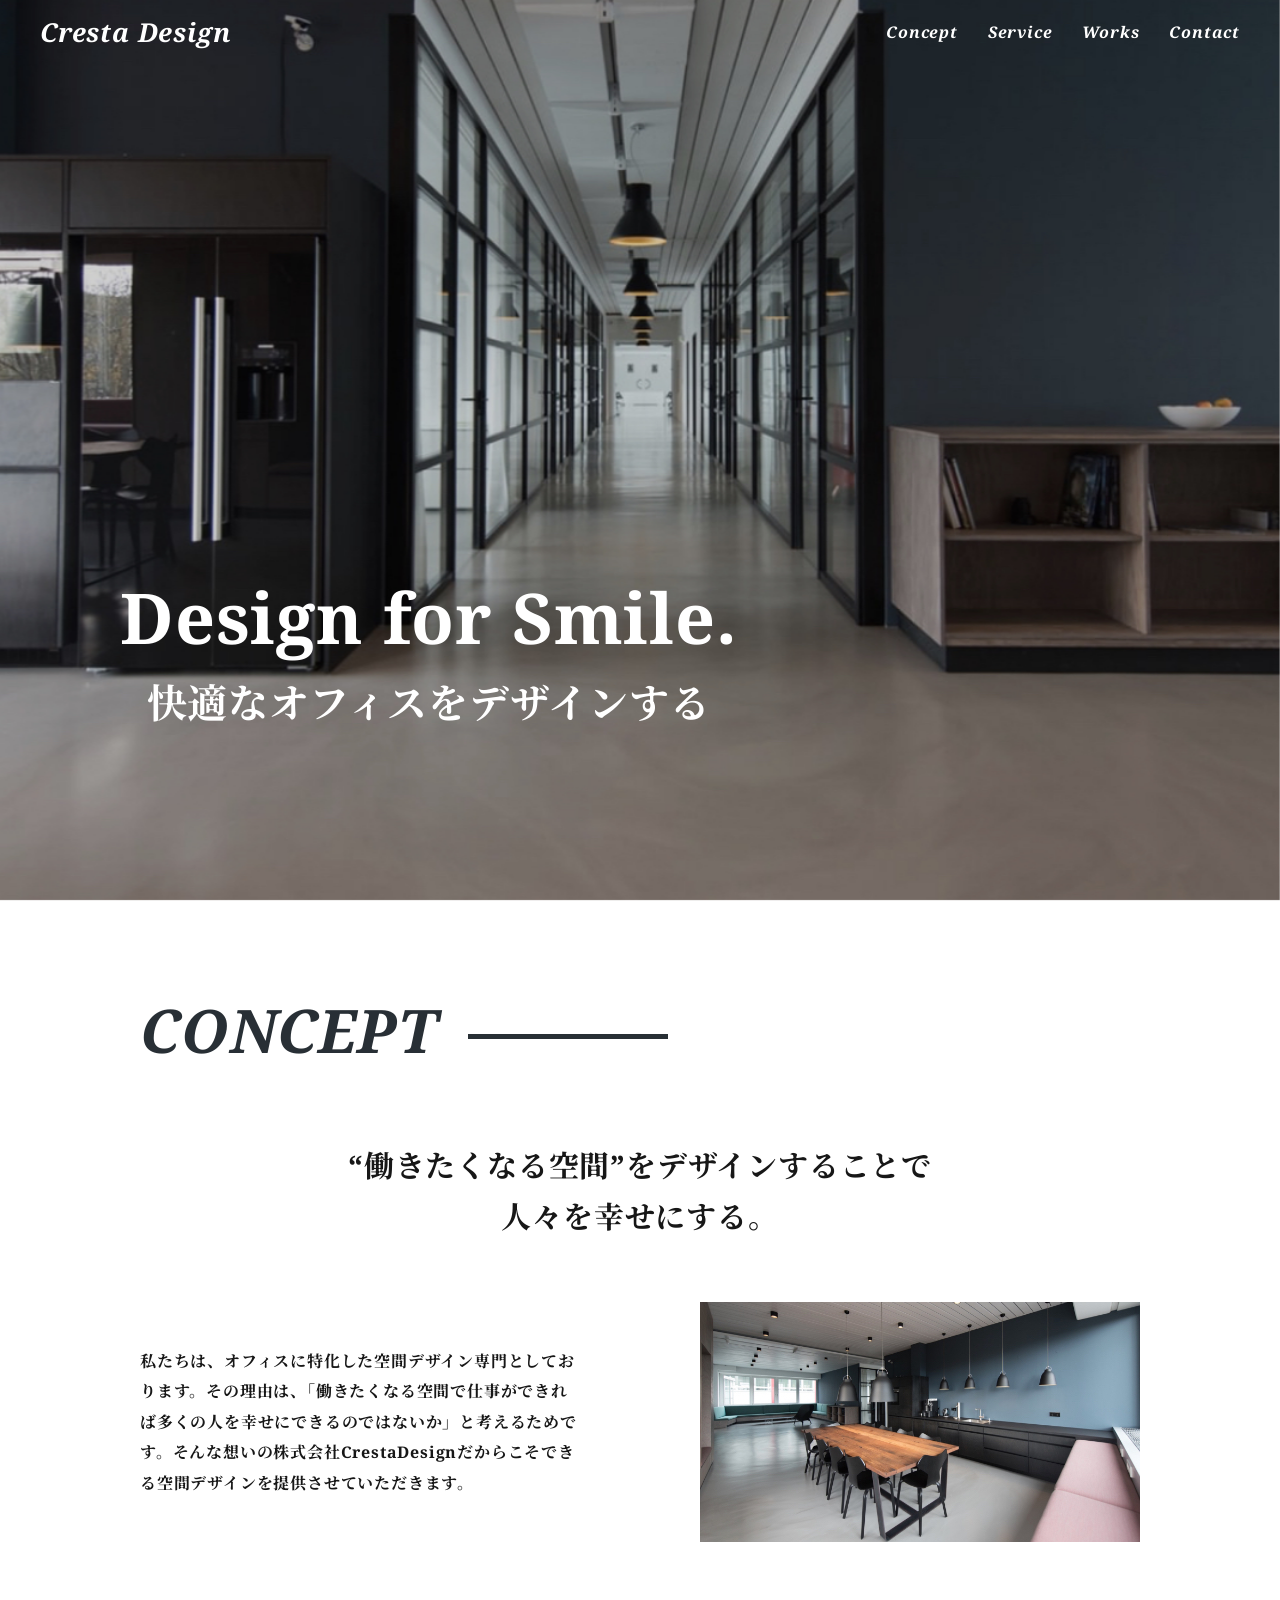
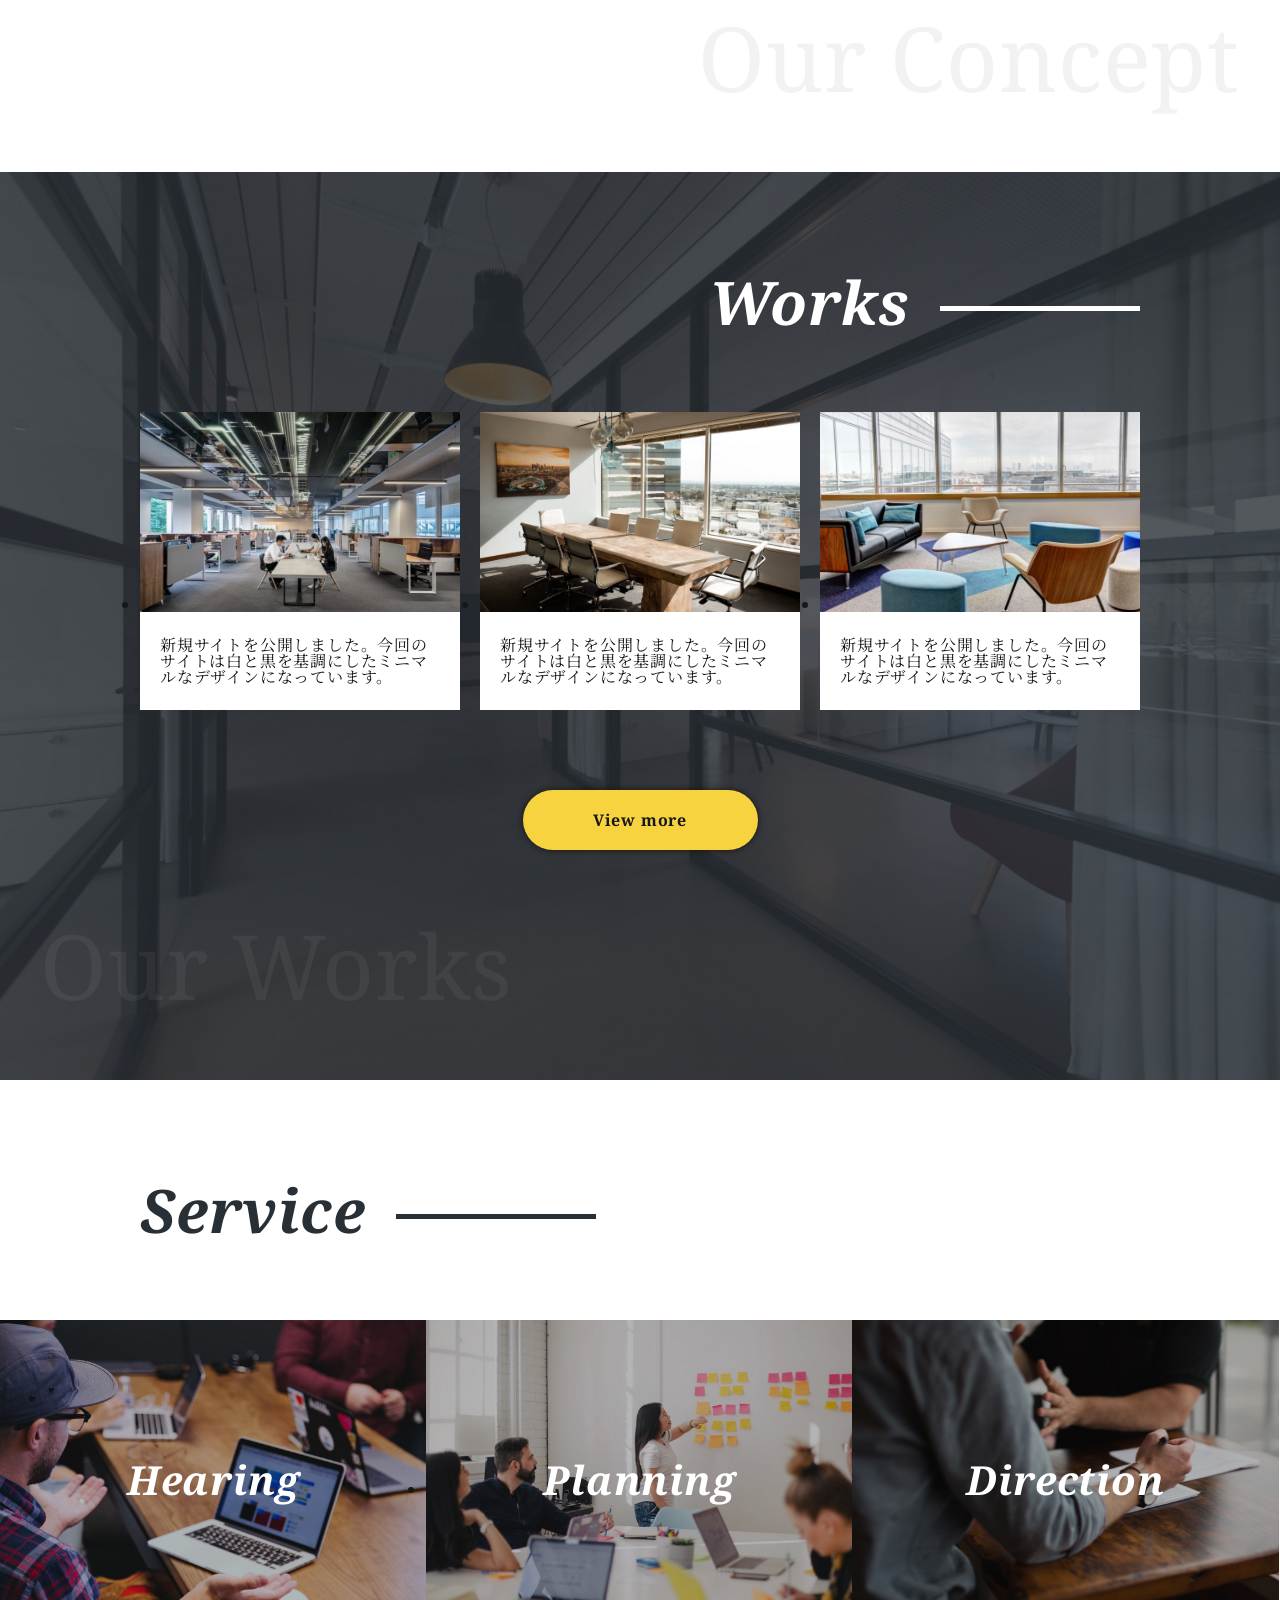
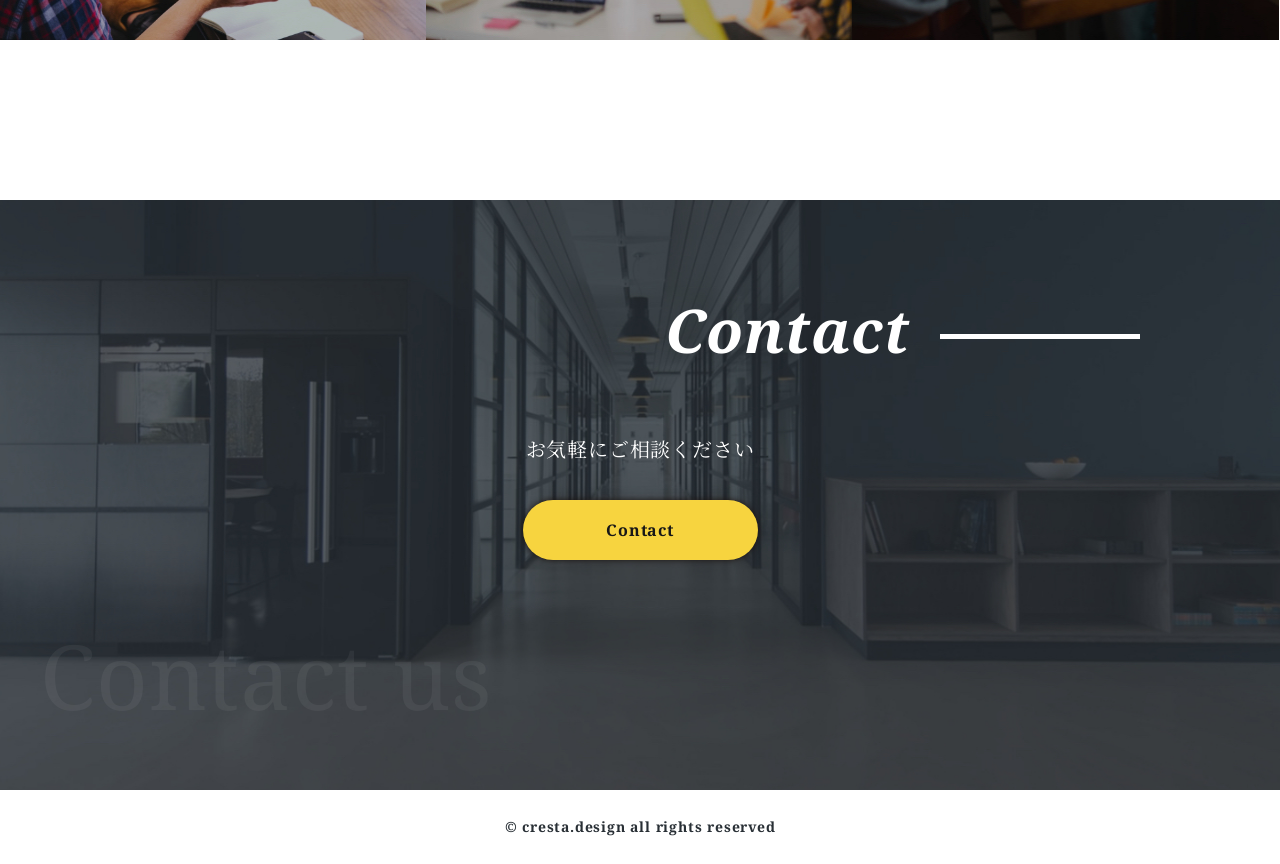
<file: index.html>
<!DOCTYPE html>
<html lang="ja">
<head>
    <meta charset="UTF-8">
    <meta name="viewport" content="width=device-width, initial-scale=1.0">
    <meta http-equiv="X-UA-Compatible" content="ie=edge">
    <title>Cresta Design ｜ 快適なオフィス空間をデザインする会社</title>
    <link rel="preconnect" href="https://fonts.googleapis.com">
    <link rel="preconnect" href="https://fonts.gstatic.com" crossorigin>
    <link href="https://fonts.googleapis.com/css2?family=Noto+Serif+JP:wght@200..900&family=Noto+Serif:ital,wght@0,100..900;1,100..900&display=swap" rel="stylesheet">
    <link rel="stylesheet" type ="text/css" href="./css/reset.css"> 
    <link rel="stylesheet" type ="text/css" href="./css/slick.css"/>
    <link rel="stylesheet" href ="./css/style.css"><!--リセットCSS→CSS --> 
</head>
<body>
       <!--header -->  
<header class="header">
    <div class="header-inner">
        <h1 class="site-title"><a href="./index.html">Cresta Design</a></h1>     
        <nav class="header-nav">
            <ul class="nav-list">
                <li class="nav-item"><a href="#!">Concept</a></li>
                <li class="nav-item"><a href="#!">Service</a></li>
                <li class="nav-item"><a href="#!">Works</a></li>
                <li class="nav-item"><a href="contact/index.html">Contact</a></li>
            </ul>
        </nav>
        <button class="burger-btn" aria-label="メニューを開く">
            <span class="bar bar_top"></span>
            <span class="bar bar_mid"></span>
            <span class="bar bar_bottom"></span>
        </button>
    </div> 
</header>
<!--//header -->  

<!--main -->  
<main>
    <!--fv(first view) --> 
        <div class="fv">
            <ul class="slider">
                <li><img src="./img/fv-bgi_01@2x.jpg" alt=""></li>
                <li><img src="./img/fv-bgi_02@2x.jpg" alt=""></li>
                <li><img src="./img/fv-bgi_03@2x.jpg" alt=""></li>
            </ul>
            <div class="main-copy">
                <p class="en-copy">Design for Smile.</p>
                <p class="jp-copy">快適なオフィスを<br class="sp-br">デザインする</p>
            </div>
        </div>
    <!--//fv(first view) --> 

    <!--conception --> 
    <section class="section-wrapper">
        <h2 class="section-title">CONCEPT</h2>
        <div class="section-inner">
            <p class="concept-lead">
                “働きたくなる空間”をデザインすることで<br c
                
                lass="pc-br">
                人々を幸せにする。
            </p>
            <div class="concept-content">
                <p class="concept-text">
                    私たちは、オフィスに特化した空間デザイン専門としております。その理由は、「働きたくなる空間で仕事ができれば多くの人を幸せにできるのではないか」と考えるためです。そんな想いの株式会社CrestaDesignだからこそできる空間デザインを提供させていただきます。
                </p>
                <div class="concept-img-wrapper">
                    <img src="./img/concept-image@2x.jpg" alt=""><!--img+tad --> 
                </div>
            </div>
        </div>
        <div class="section-bottom text-right">Our Concept</div>
    </section>
<!--//conception --> 

     <!--works --> 
        <section class="section-wrapper bg-works">
            <h2 class="section-title text-right text-white">Works</h2>
            <ul class="works-list">
                <li class="works-item"><!--(li>a((div>img)+p)) --> 
                     <a href="#!">
                         <div class="works-list-img"><img src="./img/card-img01@2x.jpg" alt=""></div>
                        <p class="works-list-text">新規サイトを公開しました。今回のサイトは白と黒を基調にしたミニマルなデザインになっています。</p>
                     </a>
                </li>
                <li class="works-item">
                     <a href="#!">
                         <div class="works-list-img"><img src="./img/card-img02@2x.jpg" alt=""></div>
                         <p class="works-list-text">新規サイトを公開しました。今回のサイトは白と黒を基調にしたミニマルなデザインになっています。</p>
                     </a>
                </li>
                <li class="works-item">
                     <a href="#!">
                        <div class="works-list-img"><img src="./img/card-img03@2x.jpg" alt=""></div>
                        <p class="works-list-text">新規サイトを公開しました。今回のサイトは白と黒を基調にしたミニマルなデザインになっています。</p>
                     </a>
                </li>
            </ul>
            <a href="" class="link-btn">View more</a> 
            <div class="section-bottom text-white">Our Works</div> 
        </section>
    <!--//works --> 

    <!--servis --> 
    <section class="section-wrapper">
        <h2 class="section-title">Service</h2>
        <ul class="service-list">
            <li class="service-item service1"><a href="#!">Hearing</a></li>
            <li class="service-item service2"><a href="#!">Planning</a></li>
            <li class="service-item service3"><a href="#!">Direction</a></li>
        </ul><!--ul.service-list>(li.service-item>a)*3 --> 
        <div class="section-bottom text-right text-white">Our Service</div>
    </section>
    <!--//servis --> 
    <!--contact--> 
        <section class="section-wrapper bg-contact">
            <h2 class="section-title text-right text-white">Contact</h2>

                <p class="contact-text">お気軽にご相談ください</p>
                <a href="contact/index.html" class="link-btn">Contact</a>
            </div>
            <div class="section-bottom text-white">Contact us</div>
        </section>
    <!--//contact --> 
</main>
<!--//main -->  
<!-- footer-->
    <footer class="footer">
        <small>&copy; cresta.design all rights reserved</small>
    </footer>
<!-- //footer-->

<script src="https://ajax.googleapis.com/ajax/libs/jquery/3.7.1/jquery.min.js"></script>
<script type="text/javascript" src="./js/slick.js"></script>
<script src="./js/script.js"></script>
</body>
</html>
</file>
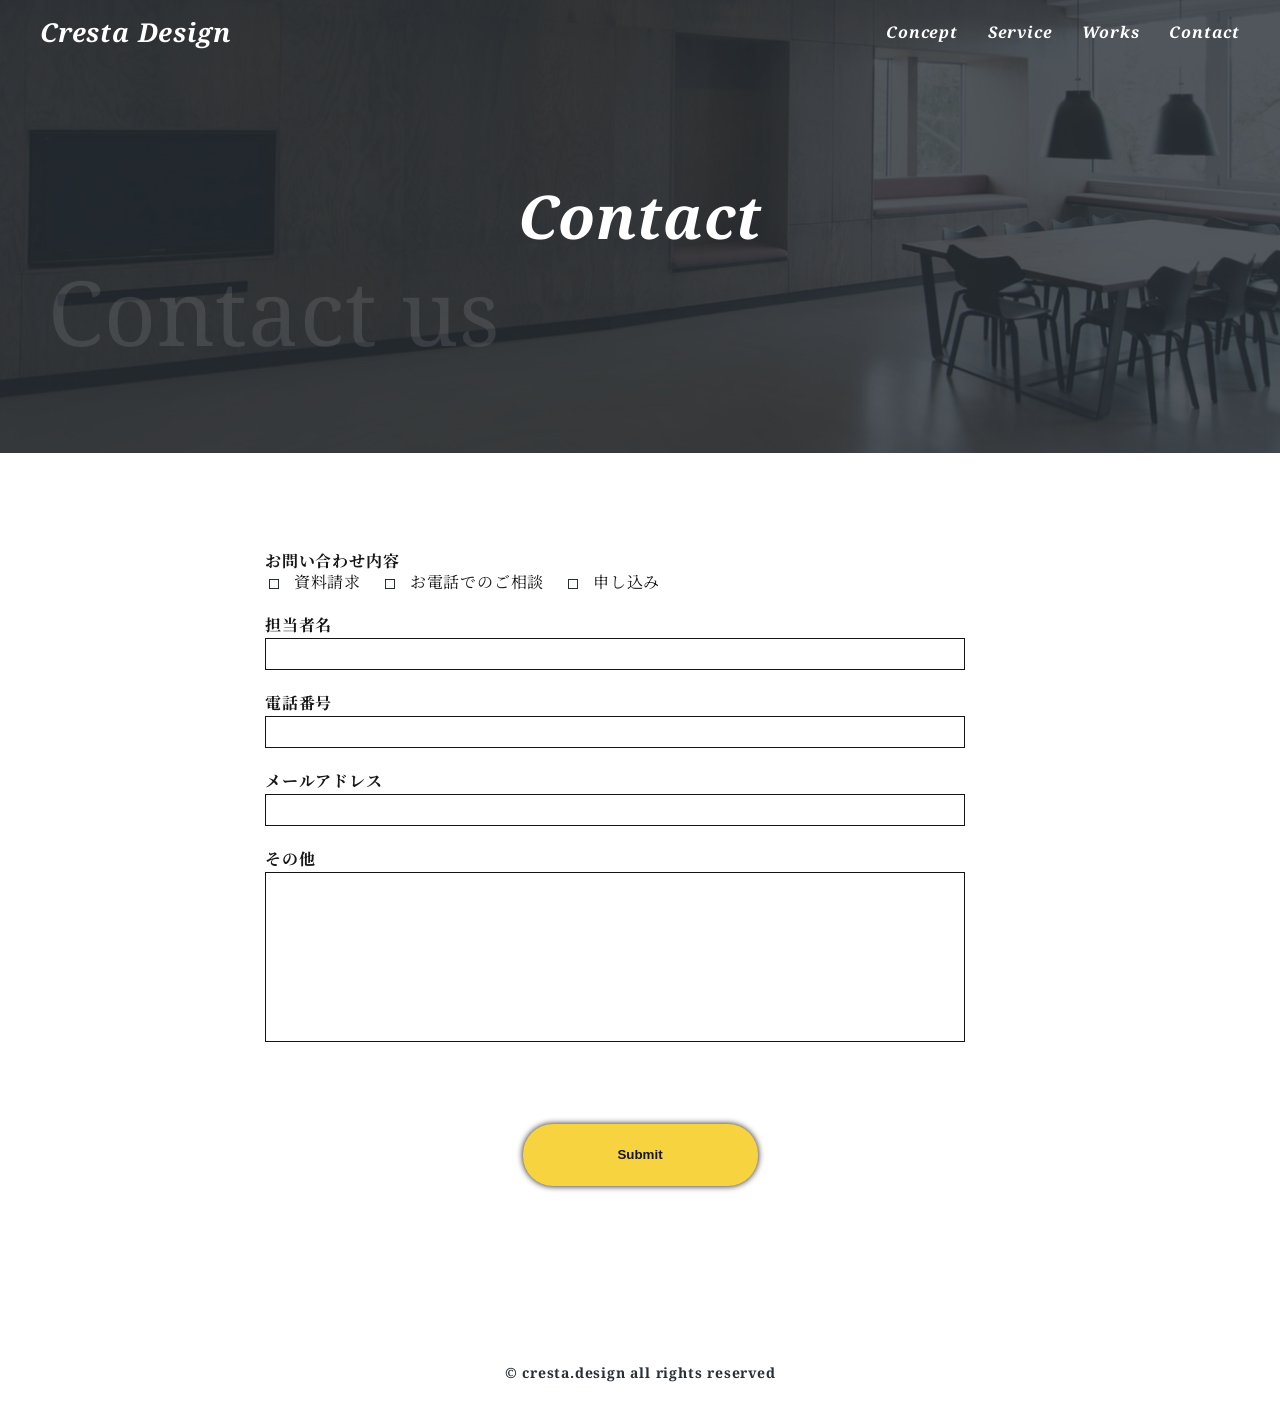
<file: contact/index.html>
<!DOCTYPE html>
<html lang="ja">
<head>
    <meta charset="UTF-8">
    <meta name="viewport" content="width=device-width, initial-scale=1.0">
    <meta http-equiv="X-UA-Compatible" content="ie=edge">
    <title>Cresta Design ｜ お問い合わせ</title>
    <link rel="preconnect" href="https://fonts.googleapis.com">
    <link rel="preconnect" href="https://fonts.gstatic.com" crossorigin>
    <link href="https://fonts.googleapis.com/css2?family=Noto+Serif+JP:wght@200..900&family=Noto+Serif:ital,wght@0,100..900;1,100..900&display=swap" rel="stylesheet">
    <link rel="stylesheet" type ="text/css" href="../css/reset.css"> 
    <link rel="stylesheet" type ="text/css" href="../css/slick.css"/>
    <link rel="stylesheet" href ="../css/contact.css"><!--リセットCSS→CSS --> 
</head>
<body>
       <!--header -->  
<header class="header">
    <div class="header-inner">
        <h1 class="site-title"><a href="../index.html">Cresta Design</a></h1>     
        <nav class="header-nav">

            <ul class="nav-list">
                <li class="nav-item"><a href="#!">Concept</a></li>
                <li class="nav-item"><a href="#!">Service</a></li>
                <li class="nav-item"><a href="#!">Works</a></li>
                <li class="nav-item"><a href="../index.html">Contact</a></li>
            </ul>
        </nav>
        <button class="burger-btn">
            <span class="bar bar_top"></span>
            <span class="bar bar_mid"></span>
            <span class="bar bar_bottom"></span>
        </button>
    </div> 
</header>
<!--//header -->  

<!--main -->  
<main>
    <!--page-title --> 
    <div class="page-title-wrapper">
        <h1 class="page-title">Contact</h1>
        <div class="page-title-bottom">Contact us</div>
    </div>
        <!--//page-title --> 

    <!--form -->
    <form action="" class="form-wrapper">
        <ul class="form-list">
            <li class="form-item">
                <label for="" class="form-label">お問い合わせ内容</label>
                <ul class="checkbox-list">
                    <li class="checkbox-item">
                        <input type="checkbox" class="checkbox" id="document">
                        <label for="document">資料請求</label>
                    </li>
                    <li class="checkbox-item">
                        <input type="checkbox" class="checkbox" id="phone">
                       <label for="phone">お電話でのご相談</label>
                    </li>
                    <li class="checkbox-item">
                        <input type="checkbox" class="checkbox" id="application">
                        <label for="application">申し込み</label>
                    </li>
                </ul>
                
                
            </li>
            <li class="form-item">
                <label for="" class="form-label">担当者名</label>
                <input type="text" class="input-text">
            </li>
            <li class="form-item">
                <label for="" class="form-label">電話番号</label>
                <input type="text" class="input-text">
            </li>
            <li class="form-item">
                <label for="" class="form-label">メールアドレス</label>
                <input type="text" class="input-text">
            </li>
            <li class="form-item">
                <label for="" class="form-label">その他</label>
                <textarea name="" id="" cols="30" rows="10"></textarea>
            </li>
        </ul>
        <input type="submit" value="Submit" class="submit-btn">
    </form>
    <!--//form -->

</main>
<!--//main -->  
<!-- footer-->
    <footer class="footer">
        <small>&copy; cresta.design all rights reserved</small>
    </footer>
<!-- //footer-->

<script src="https://ajax.googleapis.com/ajax/libs/jquery/3.7.1/jquery.min.js"></script>
<script type="text/javascript" src="../js/slick.js"></script>
<script src="../js/script.js"></script>
</body>
</html>
</file>
<file: css/style.css>
/*--------------------------*/
/*base
/*--------------------------*/
html{
    font-size:  62.5%;
}
body{
    font-size: 1.6rem;/*多いのが16ｐｘだから*/
    letter-spacing: .05em;/*文字間の隙間を指定するプロパティ*/
    font-family: 'Noto Serif', 'Noto Serif JP', serif;/*htmlの方にlink載せておく*/
    color: #171717;
}
img{/*レスポンシブの時はほとんど指定する*/
    width: 100%;
    vertical-align: bottom;
}

.section-wrapper{
    padding: 100px 0 70px;
}
.section-title{
    max-width: 1000px;
    color: #282F35;
    font-size: 6rem;
    font-style: italic;
    margin: 0 auto 80px;
    padding: 0 20px;/*横のpaddingをつけると画面が小さくなったときにいい感じに空く*/
}
.section-title::after{/*section titleの横の棒,section-titleの横にspanタグを作るような*/
    content: "";/*空にしておく*/
    display: inline-block;
    background-color: #282F35;
    width: 200px;
    height: 5px;
    margin-left: 30px;
    vertical-align: middle;/*横の高さを合わせる*/
}
.section-inner{
    max-width: 1000px;
    margin: 0 auto;
    padding: 0 50px;
}
.section-bottom{
    max-width: 1200px;
    margin: 0 auto;
    font-size: 9rem;
    opacity: .05;
}


.link-btn{
    display: block;
    width: 235px;
    line-height: 60px;
    margin: 0 auto 70px;
    background-color: #f7d43f;
    box-shadow: 0 0 6px #1b1310;
    border-radius: 30px;
    text-align: center;
    color: #171717;
    font-weight: bold;
    text-decoration: none;
    transition: .3s;
}
.link-btn:hover{
    opacity: .7;/*要素の不透明度*/
    transition: .3s;/*0.3秒かけて透明度が変わる*/
}

.text-right{
    text-align: right;
}
.text-white{
    color: #fff;
}
.section-title.text-white::after{
    background-color: #fff;
}

.sp-br{/*パソコン版で改行しないでほしい*/
    display: none;
}


/*---------------------------*/
/*header/**/
/*---------------------------*/
.header{
    padding: 19px 30px;
    position: absolute;
    top: 0;
    left: 0;
    z-index: 1;
    box-sizing: border-box;/*ここですでに上に来ている！*/
    width: 100%;
    transition: .3s;
}
.header-inner{
    display: flex;
    justify-content: space-between;
    align-items:center;
    max-width: 1200px;
    margin: 0 auto;
}
.header-inner a{
    color: #fff;
    text-decoration: none;
    transition: .3s;
    font-weight: bold;
    font-style: italic;
}
.header-inner a:hover{
    opacity: .7;/*要素の不透明度*/
    transition: .3s;/*0.3秒かけて透*/
}
.site-title{
    font-size: 2.6rem;
}
.nav-list{
    display: flex;
}
.nav-item{
    margin-right: 30px;
}
.nav-item:last-of-type{
    margin-right: 0;
}
.burger-btn{
    display: none;
}
.header.fixed{
    position: fixed;
    background-color: #282f35;
    padding: 30px;
    width: 100%;
    transition: .3s;
}



/*---------------------------*/
/*fitst view/**/
/*---------------------------*/
.fv{
    height: 100vh;
    min-height: 550px;
    position: relative; 
    background-size: cover;
    background-position: center;
}
.fv img{/*スリックで流れる画像の大きさについてブラウザの大きさ変えたときいい感じになる*/
    height: 100vh;
    min-height: 550px;
    object-fit: cover;
}
.main-copy{
    position: absolute;
    left: 120px;
    bottom: 177px;
    color: #fff;
    font-weight: bold;
}
.en-copy{
    font-size: 7rem;
    margin-bottom: 31px;
}
.jp-copy{
    font-size: 4rem;
    text-align: center;
}

.slick-arrow{/*ボタンを消す*/
    display: none !important;
}

/*---------------------------*/
/*fitst view/**/
/*---------------------------*/
.concept-lead{
    text-align: center;
    font-size: 3rem;
    margin-bottom: 60px;
    font-weight: bold;
    line-height: 1.7;
}
.concept-content{
    display: flex;
    justify-content: space-between;
    align-items: center;
    margin-bottom: 70px;
}
.concept-text{
    max-width: 440px;
    line-height: 1.9;
    font-weight: bold;
}
.concept-img-wrapper{
    max-width: 440px;
    margin-left: 20px;/*画像の横に空間が*/
}


/*---------------------------*/
/*works*/
/*---------------------------*/
.bg-works{
    background-image: url(../img/works-bgi@2x.jpg);
    background-size: cover;
    background-position: center;
}
.works-list{
    max-width: 1000px;
    margin: 0 auto 80px;
    padding: 0 50px;
    display: flex;
    justify-content: space-between;
}
.works-item{
    width: 32%;/*1000pxの中で320pxになる*/
    background-color: #fff;
}
.works-item a{
    color: #171717;
    text-decoration: none;
}
.works-list-text{
    padding: 25px 20px;
}

/*---------------------------*/
/*service*/
/*---------------------------*/
.service-list{
    display: flex;/*横並びになる*/
}
.service-item{
    width: 33.3%;/*画面のだいたい三分の一の幅に*/
}
.service-item.service1{
    background-image: url(../img/service-img01@2x.jpg);
}
.service-item.service2{
    background-image: url(../img/service-img02@2x.jpg);
}
.service-item.service3{
    background-image: url(../img/sevice-img03@2x.jpg);
}
.service-item a{/*写真だけに効果つけるでデザイン*/
    text-decoration: none;
    display: block;
    width: 100%;
    text-align: center;
    color: #fff;
    line-height: 320px;
    font-size: 4rem;
    font-weight: bold;
    font-style: italic;
    transition: .3s;
}
.service-item a:hover{
    background-color: rgba(40,47,53,.7);
    transition: .3s;
}

/*---------------------------*/
/*contact*/
/*---------------------------*/
.bg-contact{
    background-image: url(../img/contact-bgi@2x.jpg);
    background-size: cover;
    background-position: center;
}
.contact-text{
    text-align: center;
    color: #fff;
    font-size: 2rem;
    margin-bottom: 40px;
}

/*---------------------------*/
/*footer*/
/*---------------------------*/
.footer{
    padding: 30px 0;
    text-align: center;
    font-size: 1.4rem;
    font-weight: bold;
    color: #282f35;
}


@media screen and (max-width:768px){
/*---------------------------*/
/*base_sp*/
/*---------------------------*/
.section-wrapper{
    padding: 100px 0 40px;
}
.section-title{
    padding: 0 4vw;
    font-size: 3rem;
    margin-bottom: 50px;
}
.section-title::after{
    width: 90px;
}
.section-inner{
    padding: 0 4vw;/*4vw なんか比率がいい感じになる1：55*/
}
.section-bottom{
    font-size: 4rem;
    padding: 0 4vw;
}

.link-btn{
    margin-bottom: 40px;
}

/*---------------------------*/
/*header_sp*/
/*---------------------------*/
.header{
    padding: 30px 4vw 0;
}
.header-nav{
    display: none;
    position: fixed;
    top: 0;
    left: 0;
    width: 100%;
    height: 100vh;
    background-color: #282f35;
}
.nav-list{
    height: 100%;
    flex-direction: column;
    justify-content: center;
    align-items: center;
}
.nav-item{
    margin: 0 0 30px;
}
.nav-item:last-of-type{
    margin-bottom: 0;
}

.burger-btn{
    display: block;
    position: absolute;
    top: 30px;
    right: 4vw;
}
.burger-btn .bar{
    display: block;
    height: 3px;
    width: 30px;
    background-color: #fff;
    transition:  .3s;
}
.bar_top,
.bar_mid{
    margin-bottom: 8px;
}

.burger-btn.cross .bar_top{/*forハンバーガー*/
    transform: rotate(45deg) translate(8px,8px);
    transition:  .3s;
}
.burger-btn.cross .bar_mid{/*forハンバーガー*/
    opacity: 0;
    transition:  .3s;/*変化をなめらかにする*/

}
.burger-btn.cross .bar_bottom{/*forハンバーガー*/
    transform: rotate(-45deg) translate(8px,-8px);
    transition:  .3s;
}
body.noscroll{/*script*/
    overflow: hidden;
}

button{/*???*/
    background-color: transparent;
    border: none;
    cursor: pointer;
    outline: none;
    padding: 0;
    appearance: none;
}
.sp-br{
    display: block;
}
.pc-br{
    display: none;
}
/*---------------------------*/
/*fv_sp*/
/*---------------------------*/
.main-copy{/*サイズと位置が変わる、真ん中にくる,なんか文字が横幅によって変わる*/
    top: 50%;
    left: 50%;
    transform: translate(-50%,-50%);
}
.en-copy{
    font-size: 9.8vw;
    white-space: nowrap;/*自動改行をなくす*/
}
.jp-copy{
    font-size: 8vw;
}

/*---------------------------*/
/*concept_sp*/
/*---------------------------*/
.concept-lead{
    font-size: 2rem;
    margin-bottom: 32px;
}
.concept-content{
    display: block;
    margin-bottom: 40px;
}
.concept-text{
    margin-bottom: 30px;
}
.concept-img-wrapper{
    margin: 0;
}

/*---------------------------*/
/*works_sp*/
/*---------------------------*/
.works-list{
    display: block;
    padding: 0 4vw;
    margin-bottom: 80px;
}
.works-item{
    width: 320px;
    max-width: 100%;
    margin: 0 auto 30px;
}

/*---------------------------*/
/*service_sp*/
/*---------------------------*/
.service-list{
    display: block;
    margin-bottom: 40px;
}
.service-item{
    width: 100%;
    margin-bottom: 30px;
}
.service-item a{
    line-height: 250px;
}

}
</file>
<file: css/contact.css>
/*--------------------------*/
/*base
/*--------------------------*/
html{
    font-size:  62.5%;
}
body{
    font-size: 1.6rem;/*多いのが16ｐｘだから*/
    letter-spacing: .05em;/*文字間の隙間を指定するプロパティ*/
    font-family: 'Noto Serif', 'Noto Serif JP', serif;/*htmlの方にlink載せておく*/
    color: #171717;
}
img{/*レスポンシブの時はほとんど指定する*/
    width: 100%;
    vertical-align: bottom;
}

.section-wrapper{
    padding: 100px 0 70px;
}
.section-title{
    max-width: 1000px;
    color: #282F35;
    font-size: 6rem;
    font-style: italic;
    margin: 0 auto 80px;
    padding: 0 20px;/*横のpaddingをつけると画面が小さくなったときにいい感じに空く*/
}
.section-title::after{/*section titleの横の棒,section-titleの横にspanタグを作るような*/
    content: "";/*空にしておく*/
    display: inline-block;
    background-color: #282F35;
    width: 200px;
    height: 5px;
    margin-left: 30px;
    vertical-align: middle;/*横の高さを合わせる*/
}
.section-inner{
    max-width: 1000px;
    margin: 0 auto;
    padding: 0 50px;
}
.section-bottom{
    max-width: 1200px;
    margin: 0 auto;
    font-size: 9rem;
    opacity: .05;
}


.submit-btn{
    display: block;
    width: 235px;
    line-height: 60px;
    margin: 0 auto 70px;
    background-color: #f7d43f;
    box-shadow: 0 0 6px #1b1310;
    border-radius: 30px;
    text-align: center;
    color: #171717;
    font-weight: bold;
    text-decoration: none;
    transition: .3s;
    border: none;
}
.submit-btn:hover{
    opacity: .7;/*要素の不透明度*/
    transition: .3s;/*0.3秒かけて透明度が変わる*/
    cursor: pointer;
}



/*---------------------------*/
/*header/**/
/*---------------------------*/
.header{
    padding: 19px 30px;
    position: absolute;
    top: 0;
    left: 0;/*ここ！！！*/
    z-index: 1;
    box-sizing: border-box;/*ここですでに上に来ている！*/
    width: 100%;
    transition: .3s;
}
.header-inner{
    display: flex;
    justify-content: space-between;
    align-items:center;
    max-width: 1200px;
    margin: 0 auto;
}
.header-inner a{
    color: #fff;
    text-decoration: none;
    transition: .3s;
    font-weight: bold;
    font-style: italic;
}
.header-inner a:hover{
    opacity: .7;/*要素の不透明度*/
    transition: .3s;/*0.3秒かけて透*/
}
.site-title{
    font-size: 2.6rem;
}
.nav-list{
    display: flex;
}
.nav-item{
    margin-right: 30px;
}
.nav-item:last-of-type{
    margin-right: 0;
}
.burger-btn{
    display: none;
}
.header.fixed{
    position: fixed;
    background-color: #282f35;
    padding: 30px;
    width: 100%;
    transition: .3s;
}

/*---------------------------*/
/*page-title
/*---------------------------*/
.page-title-wrapper{
    height: 453px;
    background-image: url(../img/contact-page-bgi@2x.jpg);
    background-size: cover;
    background-position: center 0;
}
.page-title{
    font-size: 6rem;
    font-weight: bold;
    font-style: italic;
    text-align: center;
    padding-top: 186px;
    color: #fff;
}
.page-title-bottom{
    font-size: 9rem;
    color: #fff;
    opacity: .1;
    margin: 20px 0 0 48px;
}

/*---------------------------*/
/*form/**/
/*---------------------------*/
.form-wrapper{
    padding: 100px 0 80px;
}
.form-list{
    max-width: 700px;
    margin: 0 auto 80px;
    padding: 0px 50px; 
}
.form-list,.checkbox-list {
    list-style: none; /* リストの句読点（黒丸など）を非表示にする */
    padding-left: 0;  /* デフォルトでつく左側の余白も一緒に削除することが多い */
}
.form-item{
    margin-bottom: 25px;
}
.form-item:last-of-type{
    margin-bottom: 0;
}
.form-label{
    display: block;
    margin-bottom: 5px;
    font-weight: bold;
    }
input,textarea{
    resize: none;
    appearance: none;
    -webkit-appearance: none;
    outline: none;
    border: 1px solid #141414;
    width: 100%;
    color: #171717;
    box-sizing: border-box;
}
.input-text{
    padding: 0 8px;
    line-height: 30px;
}
textarea{
    height: 170px;
    padding: 0 8px;
    line-height: 30px;
}

.checkbox-list{
    display: flex;
}
.checkbox-item{
    margin-right: 20px;
}
.checkbox-label,
.checkbox{
    cursor: pointer;
}
.checkbox{
    border: solid 1px #282f35;
    height: 10px;
    width: 10px;
    margin-right: 10px;
}
.checkbox:checked{
    background-color: #333;
}
/*---------------------------*/
/*footer*/
/*---------------------------*/
.footer{
    padding: 30px 0;
    text-align: center;
    font-size: 1.4rem;
    font-weight: bold;
    color: #282f35;
}


@media screen and (max-width:768px){
/*---------------------------*/
/*base_sp*/
/*---------------------------*/


/*---------------------------*/
/*header_sp*/
/*---------------------------*/
.header{
    padding: 30px 4vw 0;
}
.header-nav{
    display: none;
    position: fixed;
    top: 0;
    left: 0;
    width: 100%;
    height: 100vh;
    background-color: #282f35;
}
.nav-list{
    height: 100%;
    flex-direction: column;
    justify-content: center;
    align-items: center;
}
.nav-item{
    margin: 0 0 30px;
}
.nav-item:last-of-type{
    margin-bottom: 0;
}

.burger-btn{
    display: block;
    position: absolute;
    top: 30px;
    right: 4vw;
}
.burger-btn .bar{
    display: block;
    height: 3px;
    width: 30px;
    background-color: #fff;
    transition:  .3s;
}
.bar_top,
.bar_mid{
    margin-bottom: 8px;
}

.burger-btn.cross .bar_top{/*forハンバーガー*/
    transform: rotate(45deg) translate(8px,8px);
    transition:  .3s;
}
.burger-btn.cross .bar_mid{/*forハンバーガー*/
    opacity: 0;
    transition:  .3s;

}
.burger-btn.cross .bar_bottom{/*forハンバーガー*/
    transform: rotate(-45deg) translate(8px,-8px);
    transition:  .3s;
}
body.noscroll{/*script*/
    overflow: hidden;
}

button{/*???*/
    background-color: transparent;
    border: none;
    cursor: pointer;
    outline: none;
    padding: 0;
    appearance: none;
}
.sp-br{
    display: block;
}
.pc-br{
    display: none;
}
/*---------------------------*/
/*form*/
/*---------------------------*/
.checkbox-list{
    display: block;
}
.checkbox-item{
    margin-right: 0;
}
}
</file>
